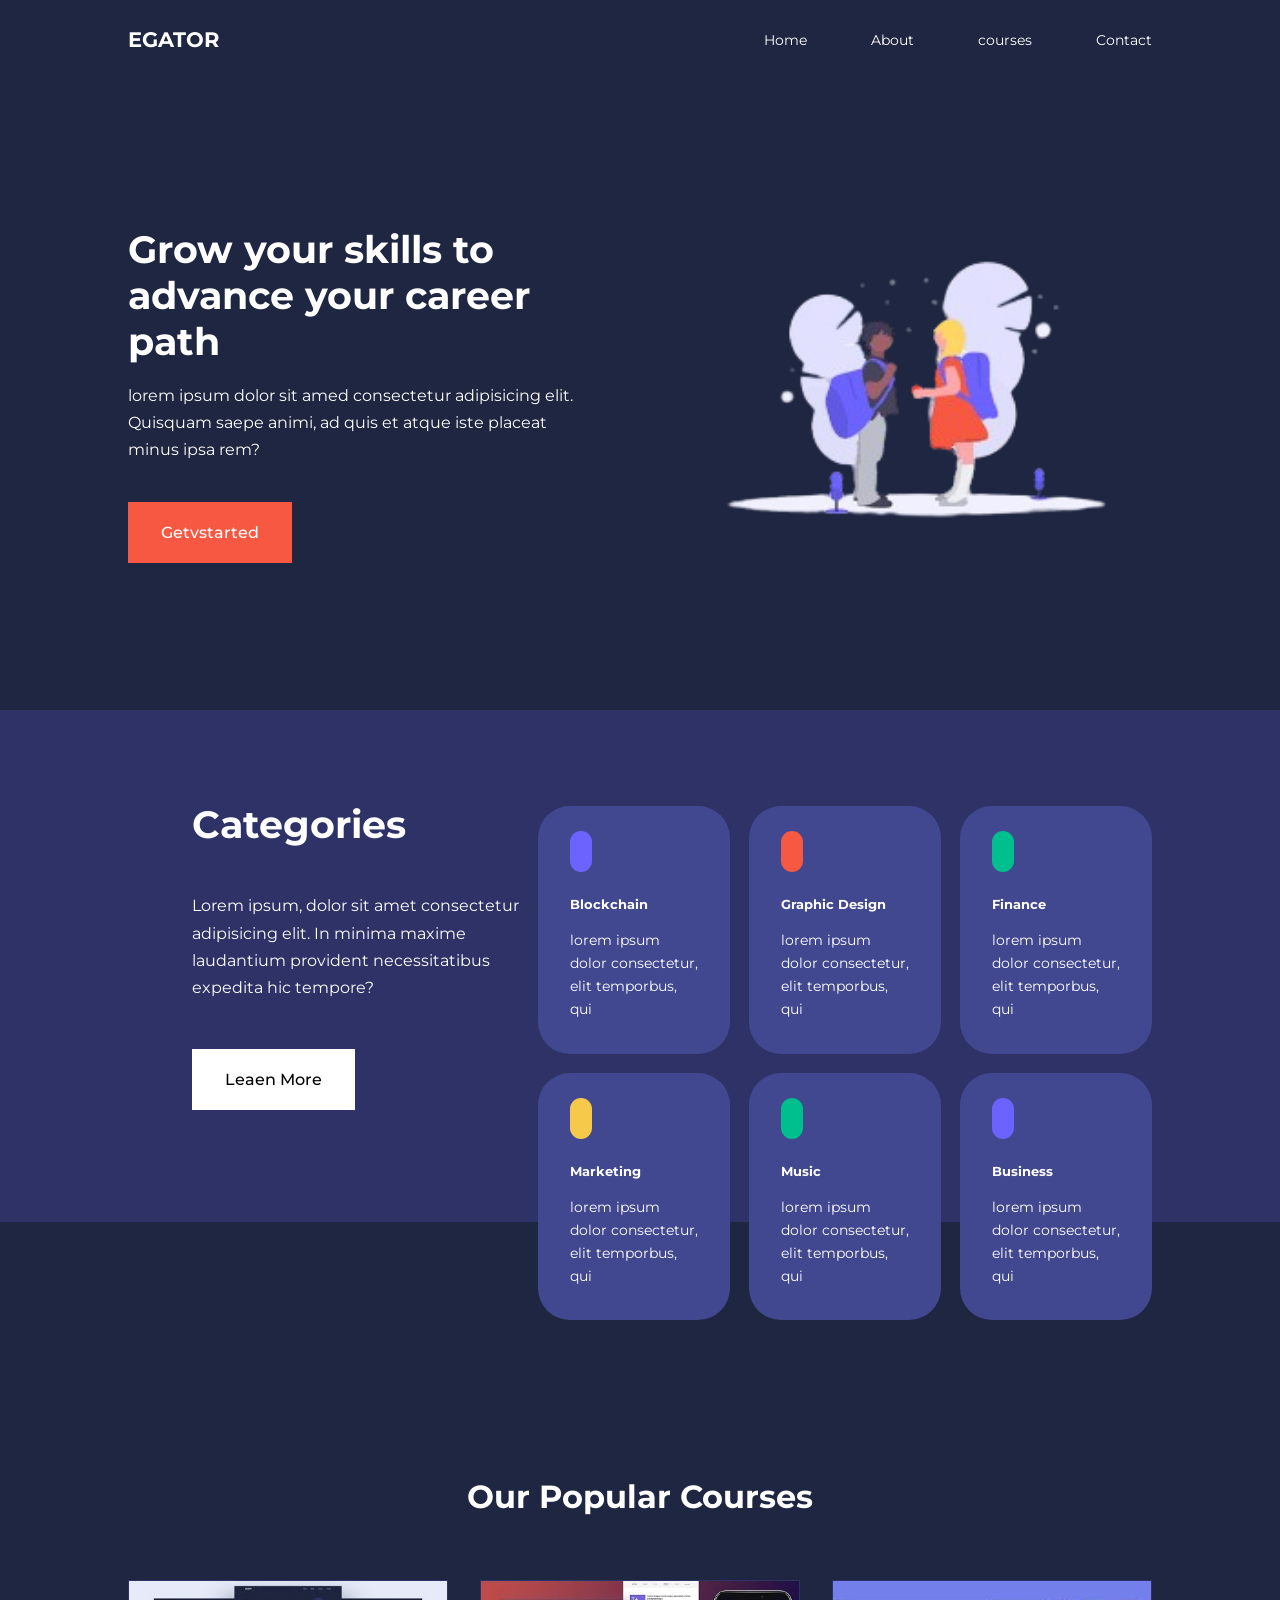
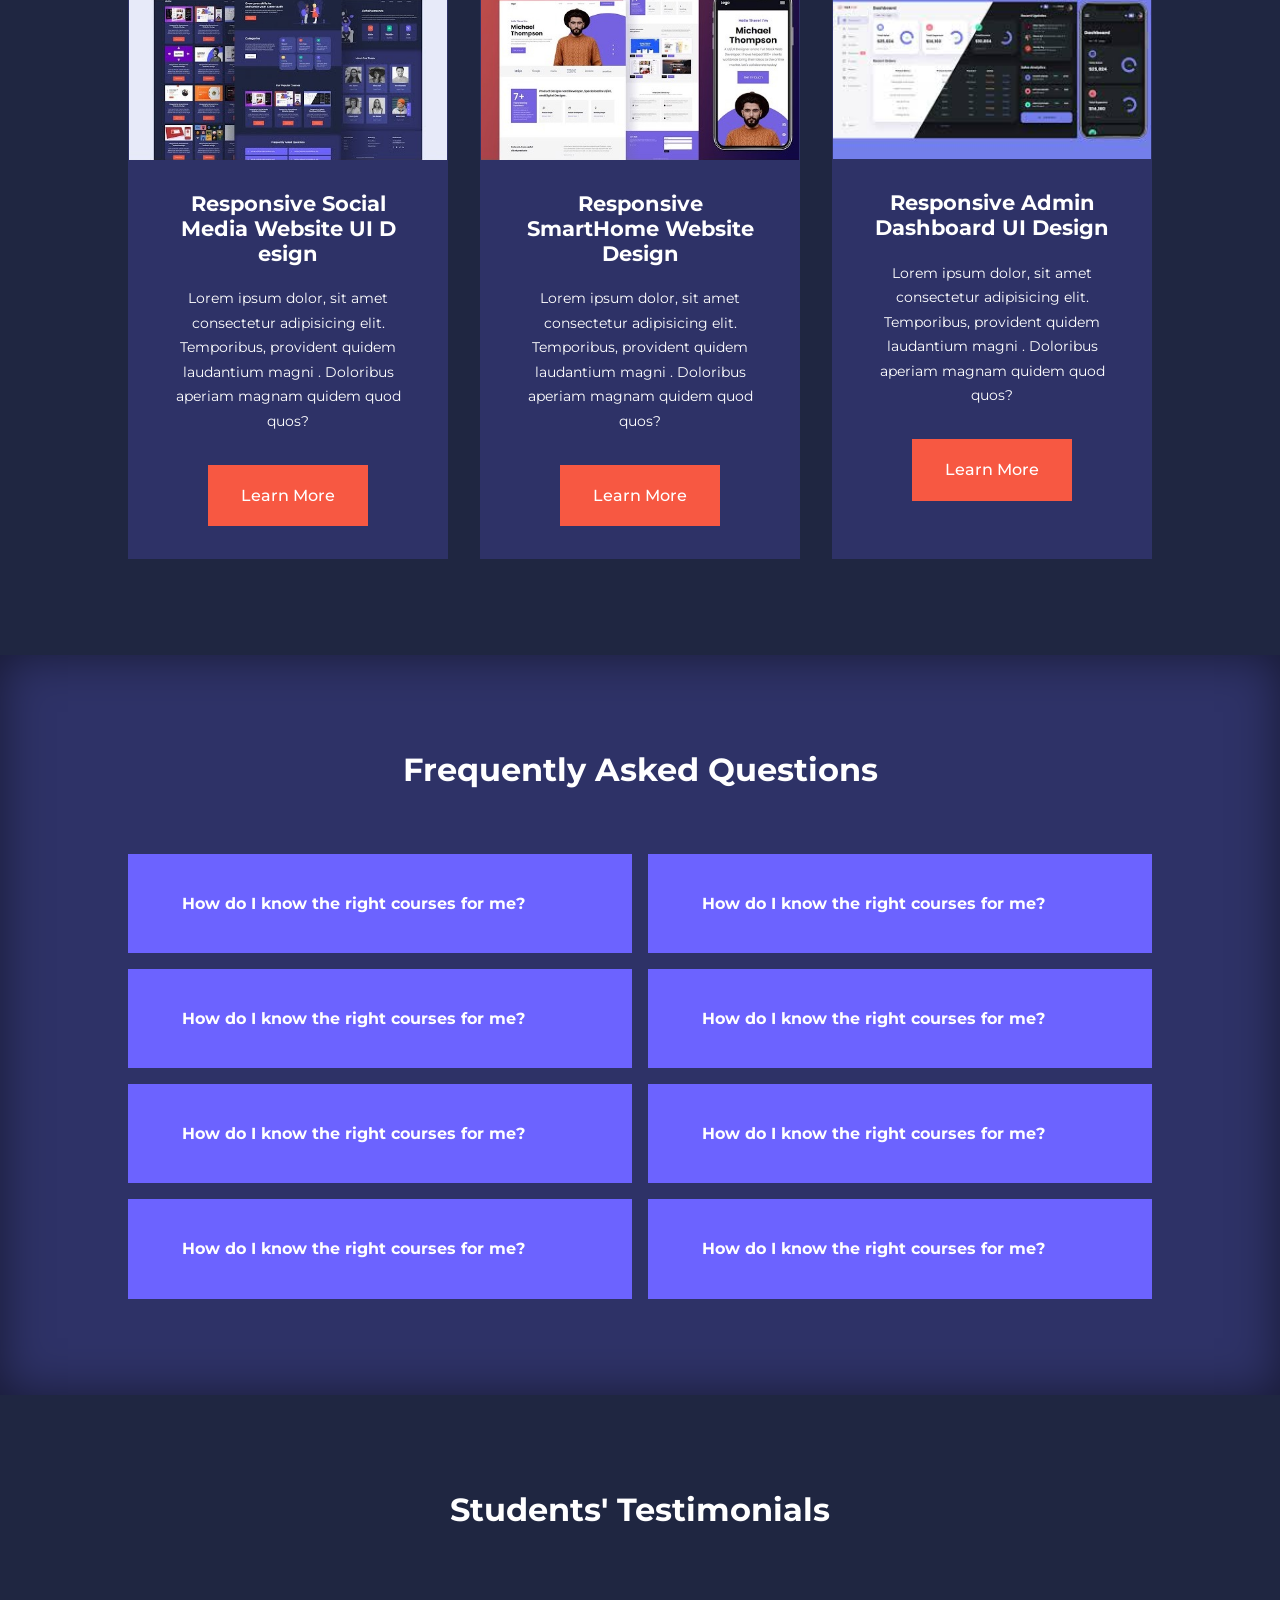
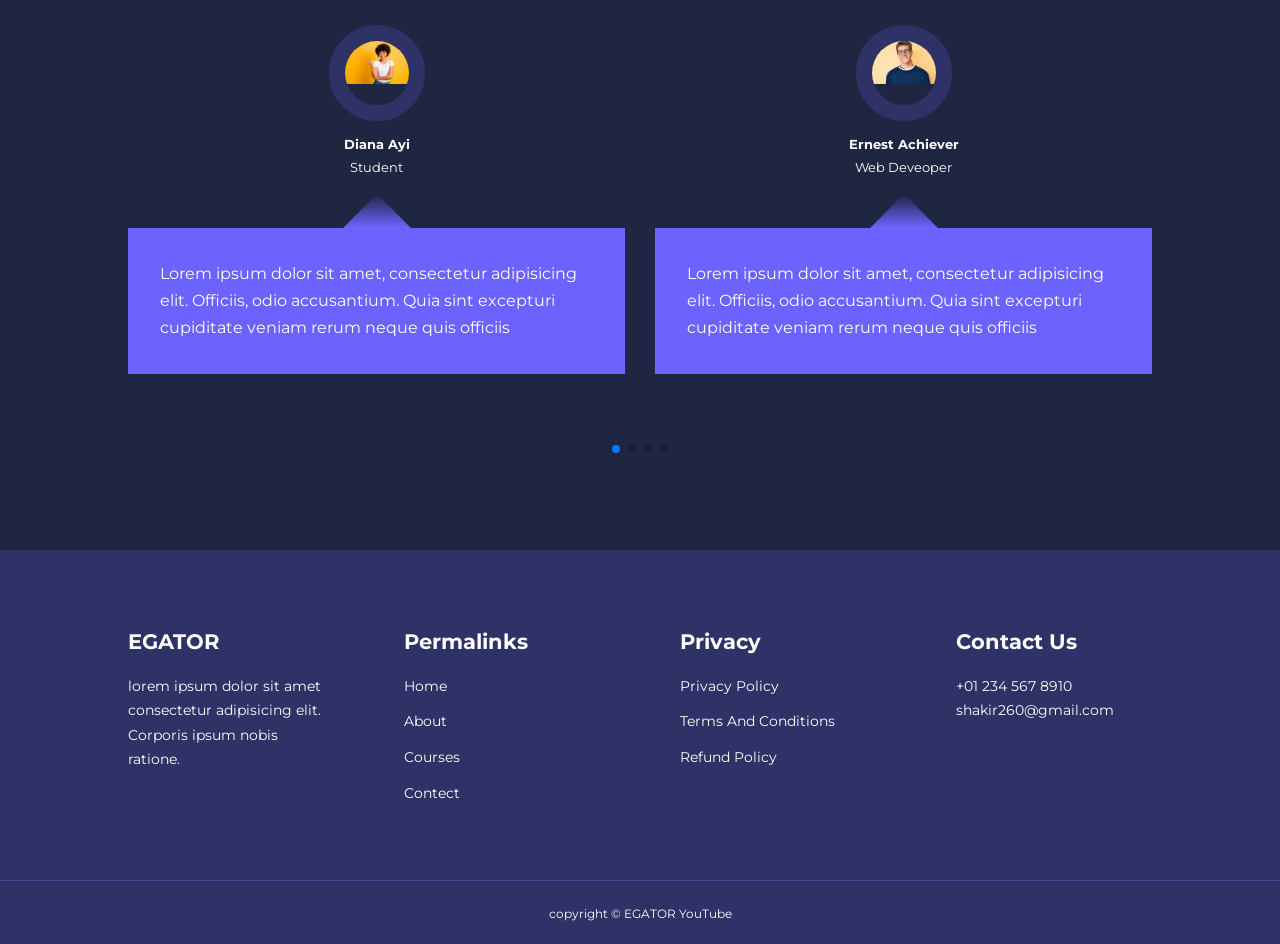
<file: index.html>
<!DOCTYPE html>
<html lang="en">
<head>
    <meta charset="UTF-8">
    <meta http-equiv="X-UA-Compatible" content="IE=edge">
    <meta name="viewport" content="width=device-width,initial-scale=1.0">
    <title></title>
    <!-- ICONSCOUT CDN-->
    <link rel="stylesheet" href="https://unicons.iconscout.com/release/v4.0.8/css/line.css">
    

    <!--GOOGLE FONTS (MONTSERRAT)-->
    <link rel="preconnect" href="https://fonts.googleapis.com">
<link rel="preconnect" href="https://fonts.gstatic.com" crossorigin>
<link href="https://fonts.googleapis.com/css2?family=Montserrat:ital,wght@0,100..900;1,100..900&family=Open+Sans:ital,wght@0,300
..800;1,300..800&display=swap" rel="stylesheet">

<!--SWIPER Js-->
<link
  rel="stylesheet"
  href="https://cdn.jsdelivr.net/npm/swiper@11/swiper-bundle.min.css"
/>

<link rel="stylesheet" href="./css/style.css">
</head>
<body>
    <!--Start navbar-->
    <nav>
        <div class="container nav_container">
            <a href="index.html"><h4>EGATOR</h4></a>
            <ul class="nav_menu">
                <li><a href="index.html">Home</a></li>
                <li><a href="about.html">About</a></li>
                <li><a href="courses.html">courses</a></li>
                <li><a href="contact.html">Contact</a></li>
            </ul>
            <button id="open-menu-btn"><i class="uil uil-bars"></i></button>
            <button id="close-menu-btn"><i class="uil uil-multiply"></i></button>
        </div>
    </nav>
    <!--End navbar-->

    <!--Start header-->
    <header>
        <div class="container header_container">
            <div class="header_left">
                <h1>Grow your skills to advance your career path</h1>
                <p>
                    lorem ipsum dolor sit amed consectetur adipisicing
                    elit. Quisquam saepe animi, ad quis et atque iste 
                    placeat minus ipsa rem? 
                </p>
                <a href="courses.html" class="btn btn-primary">Getvstarted</a>
            </div>
            <div class="header_right">
                <div class="header_right-image">
                    <img src="./images/header (2).png">
                </div>
            </div>
        </div>
    </header>
    <!--End header-->

    <!--Start categories-->
    <section class="categories">
        <div class="container categories_container">
            <div class="categories_left">
                <h1>Categories</h1>
                <p> Lorem ipsum, dolor sit amet consectetur adipisicing elit. 
                    In minima maxime laudantium provident necessitatibus expedita
                     hic tempore?
                    </p>
                    <a href="#" class="btn">Leaen More</a>
            </div>

            <div class="categories_right">
                <article class="category">
                    <span class="category_icon"><i class="uil uil-bitcoin-circle"></i></span>
                    <h5>Blockchain</h5>
                    <p>lorem ipsum dolor consectetur, elit temporbus, qui</p>
                </article>

                <article class="category">
                    <span class="category_icon"><i class="uil uil-palette"></i></span>
                    <h5>Graphic Design</h5>
                    <p>lorem ipsum dolor consectetur, elit temporbus, qui</p>
                </article>

                <article class="category">
                    <span class="category_icon"><i class="uil uil-usd-circle"></i></span>
                    <h5>Finance</h5>
                    <p>lorem ipsum dolor consectetur, elit temporbus, qui</p>
                </article>

                <article class="category">
                    <span class="category_icon"><i class="uil uil-megaphone"></i></span>
                    <h5>Marketing</h5>
                    <p>lorem ipsum dolor consectetur, elit temporbus, qui</p>
                </article>

                <article class="category">
                    <span class="category_icon"><i class="uil uil-music"></i></span>
                    <h5>Music</h5>
                    <p>lorem ipsum dolor consectetur, elit temporbus, qui</p>
                </article>

                <article class="category">
                    <span class="category_icon"><i class="uil uil-puzzle-piece"></i></span>
                    <h5>Business</h5>
                    <p>lorem ipsum dolor consectetur, elit temporbus, qui</p>
                </article>
            </div>
        </div>
    </section>
    <!--End categories -->


    <!--Start courses -->
    <section class="courses">
        <h2>Our Popular Courses</h2>
        <div class="container courses_container">
            <article class="course">
                <div class="course_image">
                    <img src="./images/course2.jpg">
                </div>
                <div class="course_info">
                    <h4>Responsive Social Media Website UI D esign</h4>
                    <p>
                        Lorem ipsum dolor, sit amet consectetur adipisicing elit. Temporibus, provident quidem laudantium magni
                        . Doloribus aperiam magnam quidem quod quos?
                    </p>
                    <a href="course.html" class="btn btn-primary">Learn More</a>
                </div>
            </article>

            <article class="course">
                <div class="course_image">
                    <img src="./images/course1.jpg">
                </div>
                <div class="course_info">
                    <h4>Responsive SmartHome Website Design</h4>
                    <p>
                        Lorem ipsum dolor, sit amet consectetur adipisicing elit. Temporibus, provident quidem laudantium magni
                        . Doloribus aperiam magnam quidem quod quos?
                    </p>
                    <a href="course.html" class="btn btn-primary">Learn More</a>
                </div>
            </article>

            <article class="course">
                <div class="course_image">
                    <img src="./images/course4.jfif">
                </div>
                <div class="course_info">
                    <h4>Responsive Admin Dashboard UI Design</h4>
                    <p>
                        Lorem ipsum dolor, sit amet consectetur adipisicing elit. Temporibus, provident quidem laudantium magni
                        . Doloribus aperiam magnam quidem quod quos?
                    </p>
                    <a href="course.html" class="btn btn-primary">Learn More</a>
                </div>
            </article>
        </div>
    </section>

    <!--End courses-->


    <!--Start faqs-->
    <section class="faqs">
        <h2>Frequently Asked Questions</h2>
        <div class="container faqs_container">
            <article class="faq">
                <div class="faq_icon"><i class="uil uil-plus"></i></div>
                <div class="question_answer">
                    <h4>How do I know the right courses for me?</h4>
                    <p>
                        Lorem ipsum,doloramet consectetur adipisicing elit. In maiores doloribus magni,
                         repudiandae obcaecati maxime nemo atqueeos blanditiis voluptas, eligendi
                         cupiditate 
                    </p>
                </div>
            </article>

            <article class="faq">
                <div class="faq_icon"><i class="uil uil-plus"></i></div>
                <div class="question_answer">
                    <h4>How do I know the right courses for me?</h4>
                    <p>
                        Lorem ipsum,doloramet consectetur adipisicing elit. In maiores doloribus magni,
                         repudiandae obcaecati maxime nemo atqueeos blanditiis voluptas, eligendi
                         cupiditate 
                    </p>
                </div>
            </article>

            <article class="faq">
                <div class="faq_icon"><i class="uil uil-plus"></i></div>
                <div class="question_answer">
                    <h4>How do I know the right courses for me?</h4>
                    <p>
                        Lorem ipsum,doloramet consectetur adipisicing elit. In maiores doloribus magni,
                         repudiandae obcaecati maxime nemo atqueeos blanditiis voluptas, eligendi
                         cupiditate 
                    </p>
                </div>
            </article>

            <article class="faq">
                <div class="faq_icon"><i class="uil uil-plus"></i></div>
                <div class="question_answer">
                    <h4>How do I know the right courses for me?</h4>
                    <p>
                        Lorem ipsum,doloramet consectetur adipisicing elit. In maiores doloribus magni,
                         repudiandae obcaecati maxime nemo atqueeos blanditiis voluptas, eligendi
                         cupiditate 
                    </p>
                </div>
            </article>

            <article class="faq">
                <div class="faq_icon"><i class="uil uil-plus"></i></div>
                <div class="question_answer">
                    <h4>How do I know the right courses for me?</h4>
                    <p>
                        Lorem ipsum,doloramet consectetur adipisicing elit. In maiores doloribus magni,
                         repudiandae obcaecati maxime nemo atqueeos blanditiis voluptas, eligendi
                         cupiditate 
                    </p>
                </div>
            </article>

            <article class="faq">
                <div class="faq_icon"><i class="uil uil-plus"></i></div>
                <div class="question_answer">
                    <h4>How do I know the right courses for me?</h4>
                    <p>
                        Lorem ipsum,doloramet consectetur adipisicing elit. In maiores doloribus magni,
                         repudiandae obcaecati maxime nemo atqueeos blanditiis voluptas, eligendi
                         cupiditate 
                    </p>
                </div>
            </article>

            <article class="faq">
                <div class="faq_icon"><i class="uil uil-plus"></i></div>
                <div class="question_answer">
                    <h4>How do I know the right courses for me?</h4>
                    <p>
                        Lorem ipsum,doloramet consectetur adipisicing elit. In maiores doloribus magni,
                         repudiandae obcaecati maxime nemo atqueeos blanditiis voluptas, eligendi
                         cupiditate 
                    </p>
                </div>
            </article>

            <article class="faq">
                <div class="faq_icon"><i class="uil uil-plus"></i></div>
                <div class="question_answer">
                    <h4>How do I know the right courses for me?</h4>
                    <p>
                        Lorem ipsum,doloramet consectetur adipisicing elit. In maiores doloribus magni,
                         repudiandae obcaecati maxime nemo atqueeos blanditiis voluptas, eligendi
                         cupiditate 
                    </p>
                </div>
            </article>
        </div>
    </section>

    <!--End faqs-->


    <!--Start testmonials-->
    <section class="container testmonials_container mySwiper">
        <h2>Students' Testimonials</h2>
        <div class="swiper-wrapper">
            <article class="testmonial swiper-slide">
                <div class="avatar">
                    <img src="./images/avatar1.jpg">
                </div>
                <div class="testmonials_info">
                    <h5>Diana Ayi</h5>
                    <small>Student</small>
                </div>
                <div class="testmonial_body">
                    <p>
                        Lorem ipsum dolor sit amet, consectetur adipisicing elit. 
                        Officiis, odio accusantium. Quia sint excepturi cupiditate veniam rerum neque quis officiis
                    </p>
                </div>
            </article>

            <article class="testmonial swiper-slide">
                <div class="avatar">
                    <img src="./images/avatar2.jfif">
                </div>
                <div class="testmonials_info">
                    <h5>Ernest Achiever</h5>
                    <small>Web Deveoper</small>
                </div>
                <div class="testmonial_body">
                    <p>
                        Lorem ipsum dolor sit amet, consectetur adipisicing elit. 
                        Officiis, odio accusantium. Quia sint excepturi cupiditate veniam rerum neque quis officiis
                    </p>
                </div>
            </article>

            <article class="testmonial swiper-slide">
                <div class="avatar">
                    <img src="./images/avatar3.jpg">
                </div>
                <div class="testmonials_info">
                    <h5>Edem Quist</h5>
                    <small>Student</small>
                </div>
                <div class="testmonial_body">
                    <p>
                        Lorem ipsum dolor sit amet, consectetur adipisicing elit. 
                        Officiis, odio accusantium. Quia sint excepturi cupiditate veniam rerum neque quis officiis
                    </p>
                </div>
            </article>

            <article class="testmonial swiper-slide">
                <div class="avatar">
                    <img src="./images/avatar4.jpg">
                </div>
                <div class="testmonials_info">
                    <h5>Hajia Bintu</h5>
                    <small>Student</small>
                </div>
                <div class="testmonial_body">
                    <p>
                        Lorem ipsum dolor sit amet, consectetur adipisicing elit. 
                        Officiis, odio accusantium. Quia sint excepturi cupiditate veniam rerum neque quis officiis
                    </p>
                </div>
            </article>

            <article class="testmonial swiper-slide">
                <div class="avatar">
                    <img src="./images/avatar5.jpg">
                </div>
                <div class="testmonials_info">
                    <h5>Jane Doe</h5>
                    <small>Student</small>
                </div>
                <div class="testmonial_body">
                    <p>
                        Lorem ipsum dolor sit amet, consectetur adipisicing elit. 
                        Officiis, odio accusantium. Quia sint excepturi cupiditate veniam rerum neque quis officiis
                    </p>
                </div>
            </article>
        </div>
        <div class="swiper-pagination"></div>
    </section>
    <!--End testmonials-->

    <!--Start Footer-->
    <footer class="footer">
        <div class="container footer_container">
            <div class="footer_1">
                <a href="index.html" class="footer_logo"><h4>EGATOR</h4></a>
                <p>
                    lorem ipsum dolor sit amet consectetur adipisicing elit. Corporis ipsum nobis ratione.
                </p>
            </div>
            <div class="footer_2">
                <h4>Permalinks</h4>
                <ul class="permalinks">
                    <li><a href="index.html">Home</a></li>
                    <li><a href="about.html">About</a></li>
                    <li><a href="courses.html">Courses</a></li>
                    <li><a href="contact.html">Contect</a></li>
                </ul>
            </div>
            <div class="footer_3">
                <h4>Privacy</h4>
                <ul class="privacy">
                    <li><a href="#">Privacy Policy</a></li>
                    <li><a href="#">Terms And Conditions</a></li>
                    <li><a href="#">Refund Policy</a></li>
                </ul>
            </div>
            <div class="footer_4">
                <h4>Contact Us</h4>
                <div>
                    <p>+01 234 567 8910</p>
                    <p>shakir260@gmail.com </p>
                </div>
                <ul class="footer_socials">
                    <li>
                        <a href="#"><i class="uil uil-facebook-f"></i></a>
                    </li>
                    <li>
                        <a href="#"><i class="uil uil-instagram-alt"></i></a>
                    </li>
                    <li>
                        <a href="#"><i class="uil uil-twitter"></i></a>
                    </li>
                    <li>
                        <a href="#"><i class="uil uil-linkedin-alt"></i></a>
                    </li>
                </ul>
            </div>
        </div>
        <div class="footer_copyright">
            <small>copyright &copy; EGATOR YouTube</small>
        </div>
    </footer>
    <!--End footer-->
    

    <script src="https://cdn.jsdelivr.net/npm/swiper@11/swiper-bundle.min.js"></script>
    <script src="./main.js"></script>

    <script>
        var swiper = new Swiper(".mySwiper", {
          slidesPerView: 1,
          spaceBetween: 30,
          pagination: {
            el: ".swiper-pagination",
            clickable: true,
          },
          // when window width is >= 600px
          breakpoints: {
            600: {
                slidesPerView:2
            }
          }
        });
      </script>
</body> 
</html>
</file>
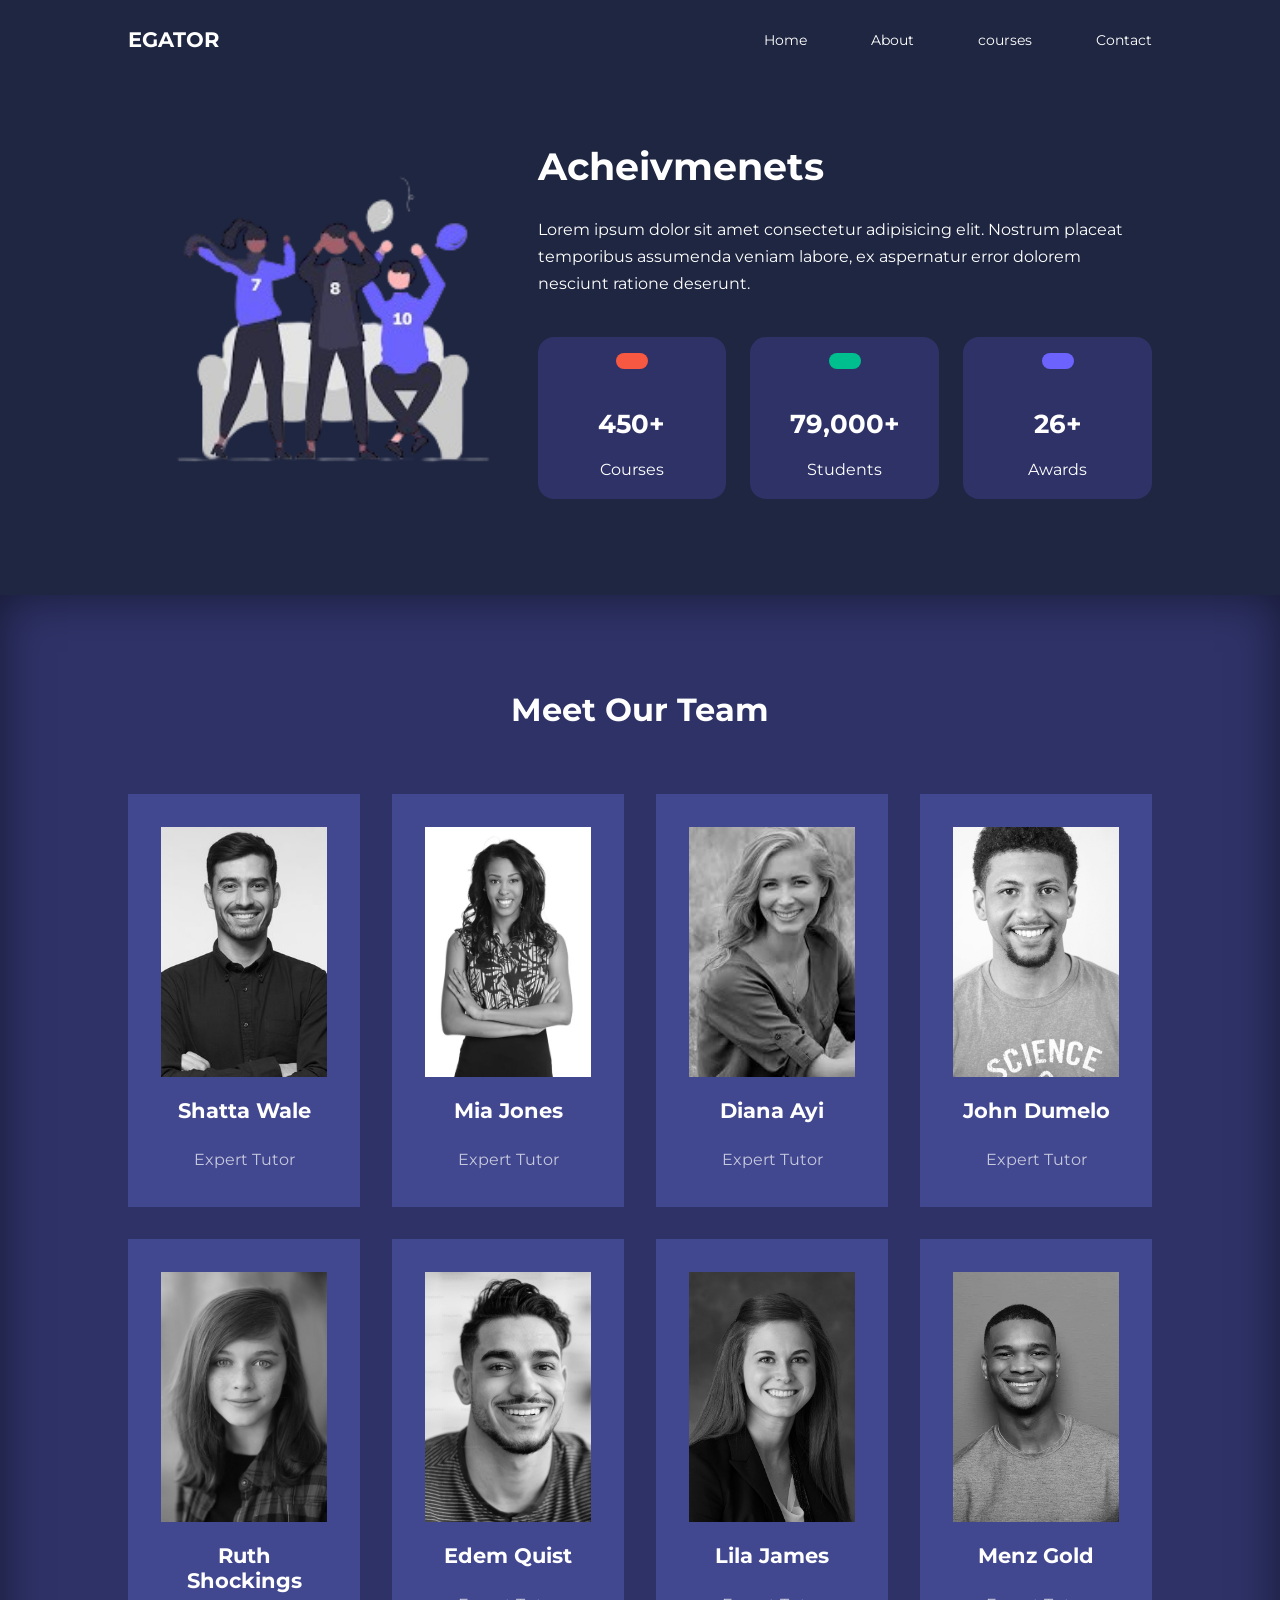
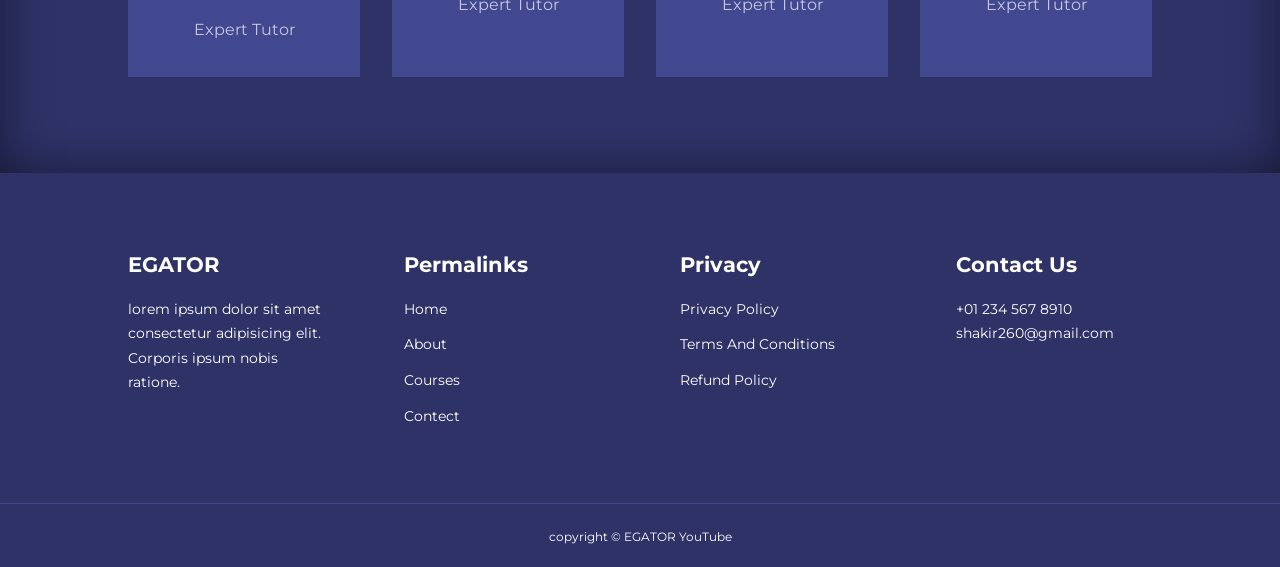
<file: about.html>
<!DOCTYPE html>
<html lang="en">
<head>
    <meta charset="UTF-8">
    <meta http-equiv="X-UA-Compatible" content="IE=edge">
    <meta name="viewport" content="width=device-width,initial-scale=1.0">
    <title></title>
    <!-- ICONSCOUT CDN-->
    <link rel="stylesheet" href="https://unicons.iconscout.com/release/v4.0.8/css/line.css">
    

    <!--GOOGLE FONTS (MONTSERRAT)-->
    <link rel="preconnect" href="https://fonts.googleapis.com">
<link rel="preconnect" href="https://fonts.gstatic.com" crossorigin>
<link href="https://fonts.googleapis.com/css2?family=Montserrat:ital,wght@0,100..900;1,100..900&family=Open+Sans:ital,wght@0,300
..800;1,300..800&display=swap" rel="stylesheet">



<link rel="stylesheet" href="./css/style.css">
<link rel="stylesheet" href="./css/about.css">

</head>
<body>
    <!--Start navbar-->
    <nav>
        <div class="container nav_container">
            <a href="index.html"><h4>EGATOR</h4></a>
            <ul class="nav_menu">
                <li><a href="index.html">Home</a></li>
                <li><a href="about.html">About</a></li>
                <li><a href="courses.html">courses</a></li>
                <li><a href="contact.html">Contact</a></li>
            </ul>
            <button id="open-menu-btn"><i class="uil uil-bars"></i></button>
            <button id="close-menu-btn"><i class="uil uil-multiply"></i></button>
        </div>
    </nav>
    <!--End navbar-->


    <!--Start achievements-->
    <section class="about_achievements">
        <div class="container about_achievements-container">
            <div class="about_achievements-left">
                <img src="./images/about.png" alt="">
            </div>
            <div class="about_achievements-right">
                <h1>Acheivmenets</h1>
                <p>
                    Lorem ipsum dolor sit amet consectetur
                    adipisicing elit. Nostrum placeat temporibus
                    assumenda veniam labore, ex aspernatur error
                    dolorem nesciunt ratione deserunt.
                </p>
                <div class="achievements_cards">
                    <article class="achievement_card">
                        <span class="achievement_icon">
                            <i class="uil uil-video"></i>
                        </span>
                        <h3>450+</h3>
                        <p>Courses</p>
                    </article>

                    <article class="achievement_card">
                        <span class="achievement_icon">
                            <i class="uil uil-users-alt"></i>
                        </span>
                        <h3>79,000+</h3>
                        <p>Students</p>
                    </article>

                    <article class="achievement_card">
                        <span class="achievement_icon">
                            <i class="uil uil-trophy"></i>
                        </span>
                        <h3>26+</h3>
                        <p>Awards</p>
                    </article>
                </div>
            </div>
        </div>
    </section>
    <!--End achievements-->


    <!--Start Team-->

    <section class="team">
        <h2>Meet Our Team</h2>
        <div class="container team_container">
            <article class="team_member">
                <div class="team_member-image">
                    <img src="./images/about1.jpg" alt="">
                </div>
                <div class="team_member-info">
                    <h4>Shatta Wale</h4>
                    <p>Expert Tutor</p>
                </div>
                <div class="team_member-socials">
                    <a href="https://instagram.com" target="_blank"><i class="uil uil-instagram"></i></a>
                    <a href="https://twitter.com" target="_blank"><i class="uil uil-twitter-alt"></i></a>
                    <a href="https://linkedin.com" target="_blank"><i class="uil uil-linkedin-alt"></i></a>
                </div>
            </article>

            <article class="team_member">
                <div class="team_member-image">
                    <img src="./images/about2.jpg" alt="">
                </div>
                <div class="team_member-info">
                    <h4>Mia Jones</h4>
                    <p>Expert Tutor</p>
                </div>
                <div class="team_member-socials">
                    <a href="https://instagram.com" target="_blank"><i class="uil uil-instagram"></i></a>
                    <a href="https://twitter.com" target="_blank"><i class="uil uil-twitter-alt"></i></a>
                    <a href="https://linkedin.com" target="_blank"><i class="uil uil-linkedin-alt"></i></a>
                </div>
            </article>

            <article class="team_member">
                <div class="team_member-image">
                    <img src="./images/about3.jfif" alt="">
                </div>
                <div class="team_member-info">
                    <h4>Diana Ayi</h4>
                    <p>Expert Tutor</p>
                </div>
                <div class="team_member-socials">
                    <a href="https://instagram.com" target="_blank"><i class="uil uil-instagram"></i></a>
                    <a href="https://twitter.com" target="_blank"><i class="uil uil-twitter-alt"></i></a>
                    <a href="https://linkedin.com" target="_blank"><i class="uil uil-linkedin-alt"></i></a>
                </div>
            </article>

            <article class="team_member">
                <div class="team_member-image">
                    <img src="./images/about4.jpg" alt="">
                </div>
                <div class="team_member-info">
                    <h4>John Dumelo</h4>
                    <p>Expert Tutor</p>
                </div>
                <div class="team_member-socials">
                    <a href="https://instagram.com" target="_blank"><i class="uil uil-instagram"></i></a>
                    <a href="https://twitter.com" target="_blank"><i class="uil uil-twitter-alt"></i></a>
                    <a href="https://linkedin.com" target="_blank"><i class="uil uil-linkedin-alt"></i></a>
                </div>
            </article>

            <article class="team_member">
                <div class="team_member-image">
                    <img src="./images/about5.jpg" alt="">
                </div>
                <div class="team_member-info">
                    <h4>Ruth Shockings</h4>
                    <p>Expert Tutor</p>
                </div>
                <div class="team_member-socials">
                    <a href="https://instagram.com" target="_blank"><i class="uil uil-instagram"></i></a>
                    <a href="https://twitter.com" target="_blank"><i class="uil uil-twitter-alt"></i></a>
                    <a href="https://linkedin.com" target="_blank"><i class="uil uil-linkedin-alt"></i></a>
                </div>
            </article>

            <article class="team_member">
                <div class="team_member-image">
                    <img src="./images/about6.jfif" alt="">
                </div>
                <div class="team_member-info">
                    <h4>Edem Quist</h4>
                    <p>Expert Tutor</p>
                </div>
                <div class="team_member-socials">
                    <a href="https://instagram.com" target="_blank"><i class="uil uil-instagram"></i></a>
                    <a href="https://twitter.com" target="_blank"><i class="uil uil-twitter-alt"></i></a>
                    <a href="https://linkedin.com" target="_blank"><i class="uil uil-linkedin-alt"></i></a>
                </div>
            </article>

            <article class="team_member">
                <div class="team_member-image">
                    <img src="./images/about7.jpg" alt="">
                </div>
                <div class="team_member-info">
                    <h4>Lila James</h4>
                    <p>Expert Tutor</p>
                </div>
                <div class="team_member-socials">
                    <a href="https://instagram.com" target="_blank"><i class="uil uil-instagram"></i></a>
                    <a href="https://twitter.com" target="_blank"><i class="uil uil-twitter-alt"></i></a>
                    <a href="https://linkedin.com" target="_blank"><i class="uil uil-linkedin-alt"></i></a>
                </div>
            </article>

            <article class="team_member">
                <div class="team_member-image">
                    <img src="./images/about8.jpg" alt="">
                </div>
                <div class="team_member-info">
                    <h4>Menz Gold</h4>
                    <p>Expert Tutor</p>
                </div>
                <div class="team_member-socials">
                    <a href="https://instagram.com" target="_blank"><i class="uil uil-instagram"></i></a>
                    <a href="https://twitter.com" target="_blank"><i class="uil uil-twitter-alt"></i></a>
                    <a href="https://linkedin.com" target="_blank"><i class="uil uil-linkedin-alt"></i></a>
                </div>
            </article>

        </div>
    </section>
    <!--End Team-->



   <!--Start Footer-->
   <footer class="footer">
    <div class="container footer_container">
        <div class="footer_1">
            <a href="index.html" class="footer_logo"><h4>EGATOR</h4></a>
            <p>
                lorem ipsum dolor sit amet consectetur adipisicing elit. Corporis ipsum nobis ratione.
            </p>
        </div>
        <div class="footer_2">
            <h4>Permalinks</h4>
            <ul class="permalinks">
                <li><a href="index.html">Home</a></li>
                <li><a href="about.html">About</a></li>
                <li><a href="courses.html">Courses</a></li>
                <li><a href="contact.html">Contect</a></li>
            </ul>
        </div>
        <div class="footer_3">
            <h4>Privacy</h4>
            <ul class="privacy">
                <li><a href="#">Privacy Policy</a></li>
                <li><a href="#">Terms And Conditions</a></li>
                <li><a href="#">Refund Policy</a></li>
            </ul>
        </div>
        <div class="footer_4">
            <h4>Contact Us</h4>
            <div>
                <p>+01 234 567 8910</p>
                <p>shakir260@gmail.com </p>
            </div>
            <ul class="footer_socials">
                <li>
                    <a href="#"><i class="uil uil-facebook-f"></i></a>
                </li>
                <li>
                    <a href="#"><i class="uil uil-instagram-alt"></i></a>
                </li>
                <li>
                    <a href="#"><i class="uil uil-twitter"></i></a>
                </li>
                <li>
                    <a href="#"><i class="uil uil-linkedin-alt"></i></a>
                </li>
            </ul>
        </div>
    </div>
    <div class="footer_copyright">
        <small>copyright &copy; EGATOR YouTube</small>
    </div>
</footer>
<!--End footer-->


<script src="./main.js"></script>

</body> 
</html>
</file>
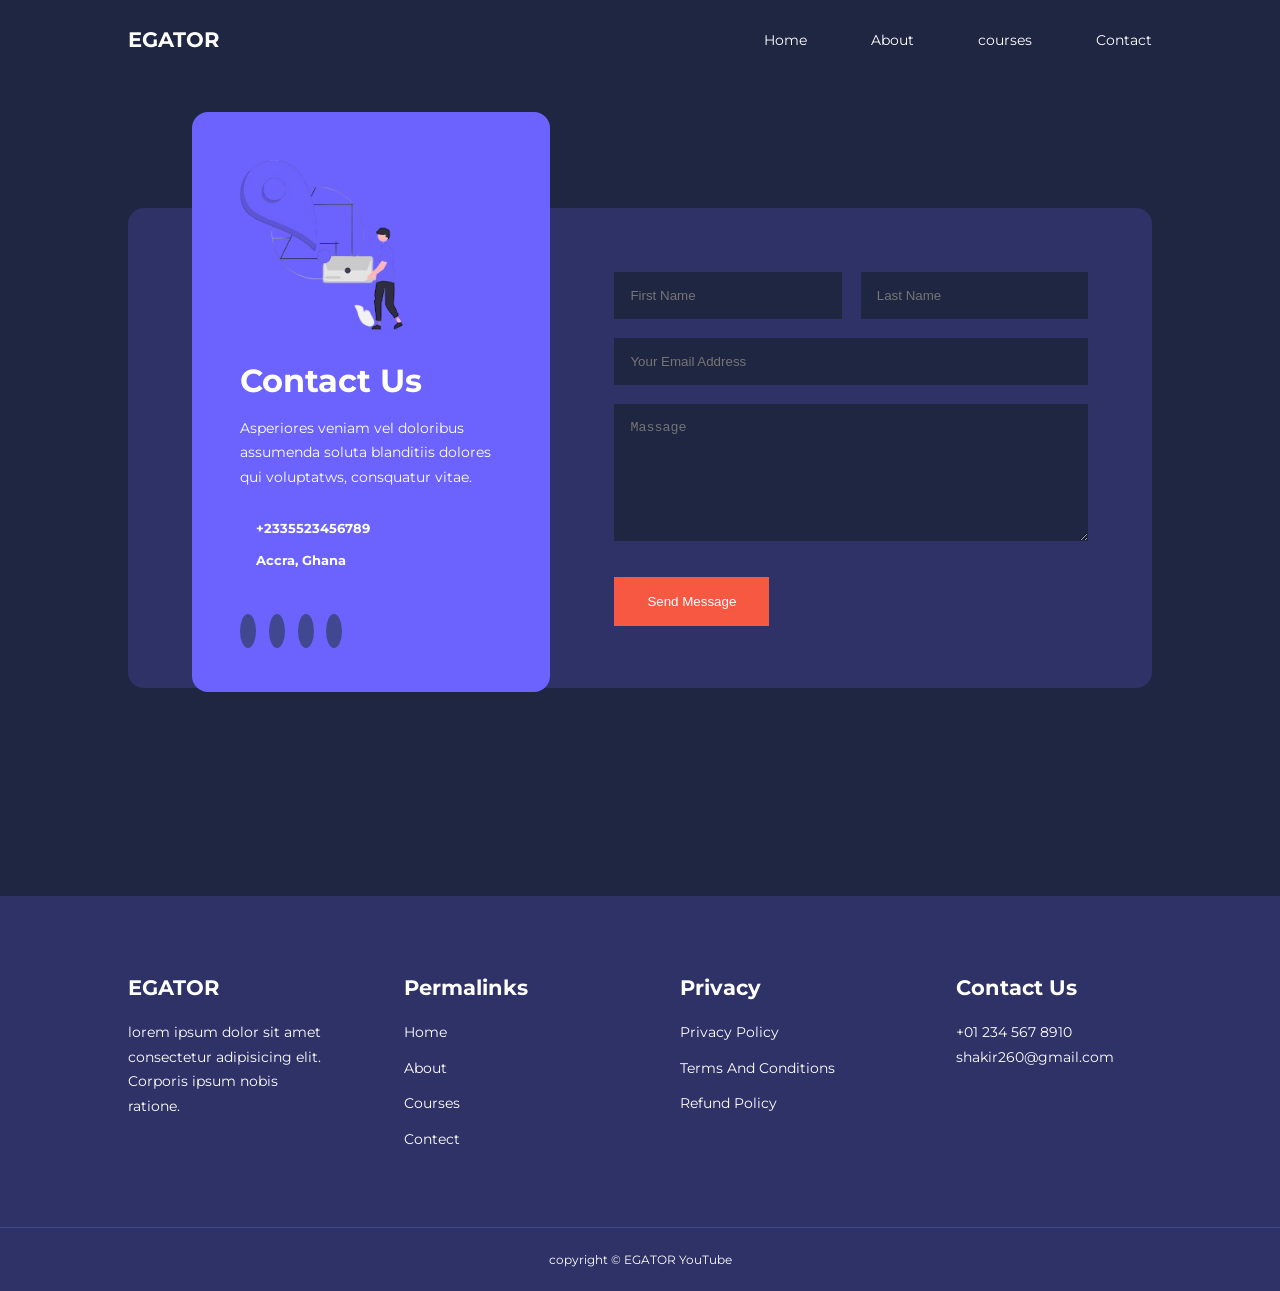
<file: contact.html>
<!DOCTYPE html>
<html lang="en">
<head>
    <meta charset="UTF-8">
    <meta http-equiv="X-UA-Compatible" content="IE=edge">
    <meta name="viewport" content="width=device-width,initial-scale=1.0">
    <title></title>
    <!-- ICONSCOUT CDN-->
    <link rel="stylesheet" href="https://unicons.iconscout.com/release/v4.0.8/css/line.css">
    

    <!--GOOGLE FONTS (MONTSERRAT)-->
    <link rel="preconnect" href="https://fonts.googleapis.com">
<link rel="preconnect" href="https://fonts.gstatic.com" crossorigin>
<link href="https://fonts.googleapis.com/css2?family=Montserrat:ital,wght@0,100..900;1,100..900&family=Open+Sans:ital,wght@0,300
..800;1,300..800&display=swap" rel="stylesheet">

<!--SWIPER Js-->
<link
  rel="stylesheet"
  href="https://cdn.jsdelivr.net/npm/swiper@11/swiper-bundle.min.css"
/>

<link rel="stylesheet" href="./css/style.css">
<link rel="stylesheet" href="./css/contact.css">

</head>
<body>
    <!--Start navbar-->
    <nav>
        <div class="container nav_container">
            <a href="index.html"><h4>EGATOR</h4></a>
            <ul class="nav_menu">
                <li><a href="index.html">Home</a></li>
                <li><a href="about.html">About</a></li>
                <li><a href="courses.html">courses</a></li>
                <li><a href="contact.html">Contact</a></li>
            </ul>
            <button id="open-menu-btn"><i class="uil uil-bars"></i></button>
            <button id="close-menu-btn"><i class="uil uil-multiply"></i></button>
        </div>
    </nav>
    <!--End navbar-->

    <!--Start contact-->
    <section class="contact">
        <div class="container contact_container">
            <aside class="contact_aside">
                <div class="aside_image">
                    <img src="./images/contact.png" alt="">
                </div>
                <h2>Contact Us</h2>
                <p>
                    Asperiores veniam vel doloribus assumenda soluta
                    blanditiis dolores qui voluptatws, consquatur vitae.
                </p>
                <ul class="contact_details">
                    <li>
                        <i class="uil uil-phone-times"></i>
                        <h5>+2335523456789</h5>
                    </li>
                    <li>
                        <i class="uil uil-location-point"></i>
                        <h5>Accra, Ghana </h5>
                    </li>
                </ul>
                <ul class="contact_socials">
                    <li><a href="https://facebook.com"><i class="uil uil-facebook-f"></i></a></li>
                    <li><a href="https://instagram.com"><i class="uil uil-instagram"></i></a></li>
                    <li><a href="https://twitter.com"><i class="uil uil-twitter"></i></a></li>
                    <li><a href="https://linkedin.com"><i class="uil uil-linkedin-alt"></i></a></li>
                </ul>
            </aside>



            <form class="contact_form">
                <div class="form_name">
                    <input type="text" name="First Name" placeholder="First Name" required>
                    <input type="text" name="Last Name" placeholder="Last Name" required>
                </div>
                <input type="email" name="Email Address" placeholder="Your Email Address" required>
                <textarea name="Message" rows="7" placeholder="Massage" required></textarea>
                <button type="submit" class="btn btn-primary">Send Message</button>
            </form>
        </div>
    </section>
    <!--End contact-->






    <!--Start Footer-->
    <footer class="footer">
        <div class="container footer_container">
            <div class="footer_1">
                <a href="index.html" class="footer_logo"><h4>EGATOR</h4></a>
                <p>
                    lorem ipsum dolor sit amet consectetur adipisicing elit. Corporis ipsum nobis ratione.
                </p>
            </div>
            <div class="footer_2">
                <h4>Permalinks</h4>
                <ul class="permalinks">
                    <li><a href="index.html">Home</a></li>
                    <li><a href="about.html">About</a></li>
                    <li><a href="courses.html">Courses</a></li>
                    <li><a href="contact.html">Contect</a></li>
                </ul>
            </div>
            <div class="footer_3">
                <h4>Privacy</h4>
                <ul class="privacy">
                    <li><a href="#">Privacy Policy</a></li>
                    <li><a href="#">Terms And Conditions</a></li>
                    <li><a href="#">Refund Policy</a></li>
                </ul>
            </div>
            <div class="footer_4">
                <h4>Contact Us</h4>
                <div>
                    <p>+01 234 567 8910</p>
                    <p>shakir260@gmail.com </p>
                </div>
                <ul class="footer_socials">
                    <li>
                        <a href="#"><i class="uil uil-facebook-f"></i></a>
                    </li>
                    <li>
                        <a href="#"><i class="uil uil-instagram-alt"></i></a>
                    </li>
                    <li>
                        <a href="#"><i class="uil uil-twitter"></i></a>
                    </li>
                    <li>
                        <a href="#"><i class="uil uil-linkedin-alt"></i></a>
                    </li>
                </ul>
            </div>
        </div>
        <div class="footer_copyright">
            <small>copyright &copy; EGATOR YouTube</small>
        </div>
    </footer>
    <!--End footer-->
    

    <script src="https://cdn.jsdelivr.net/npm/swiper@11/swiper-bundle.min.js"></script>
    <script src="./main.js"></script>


</body> 
</html>
</file>
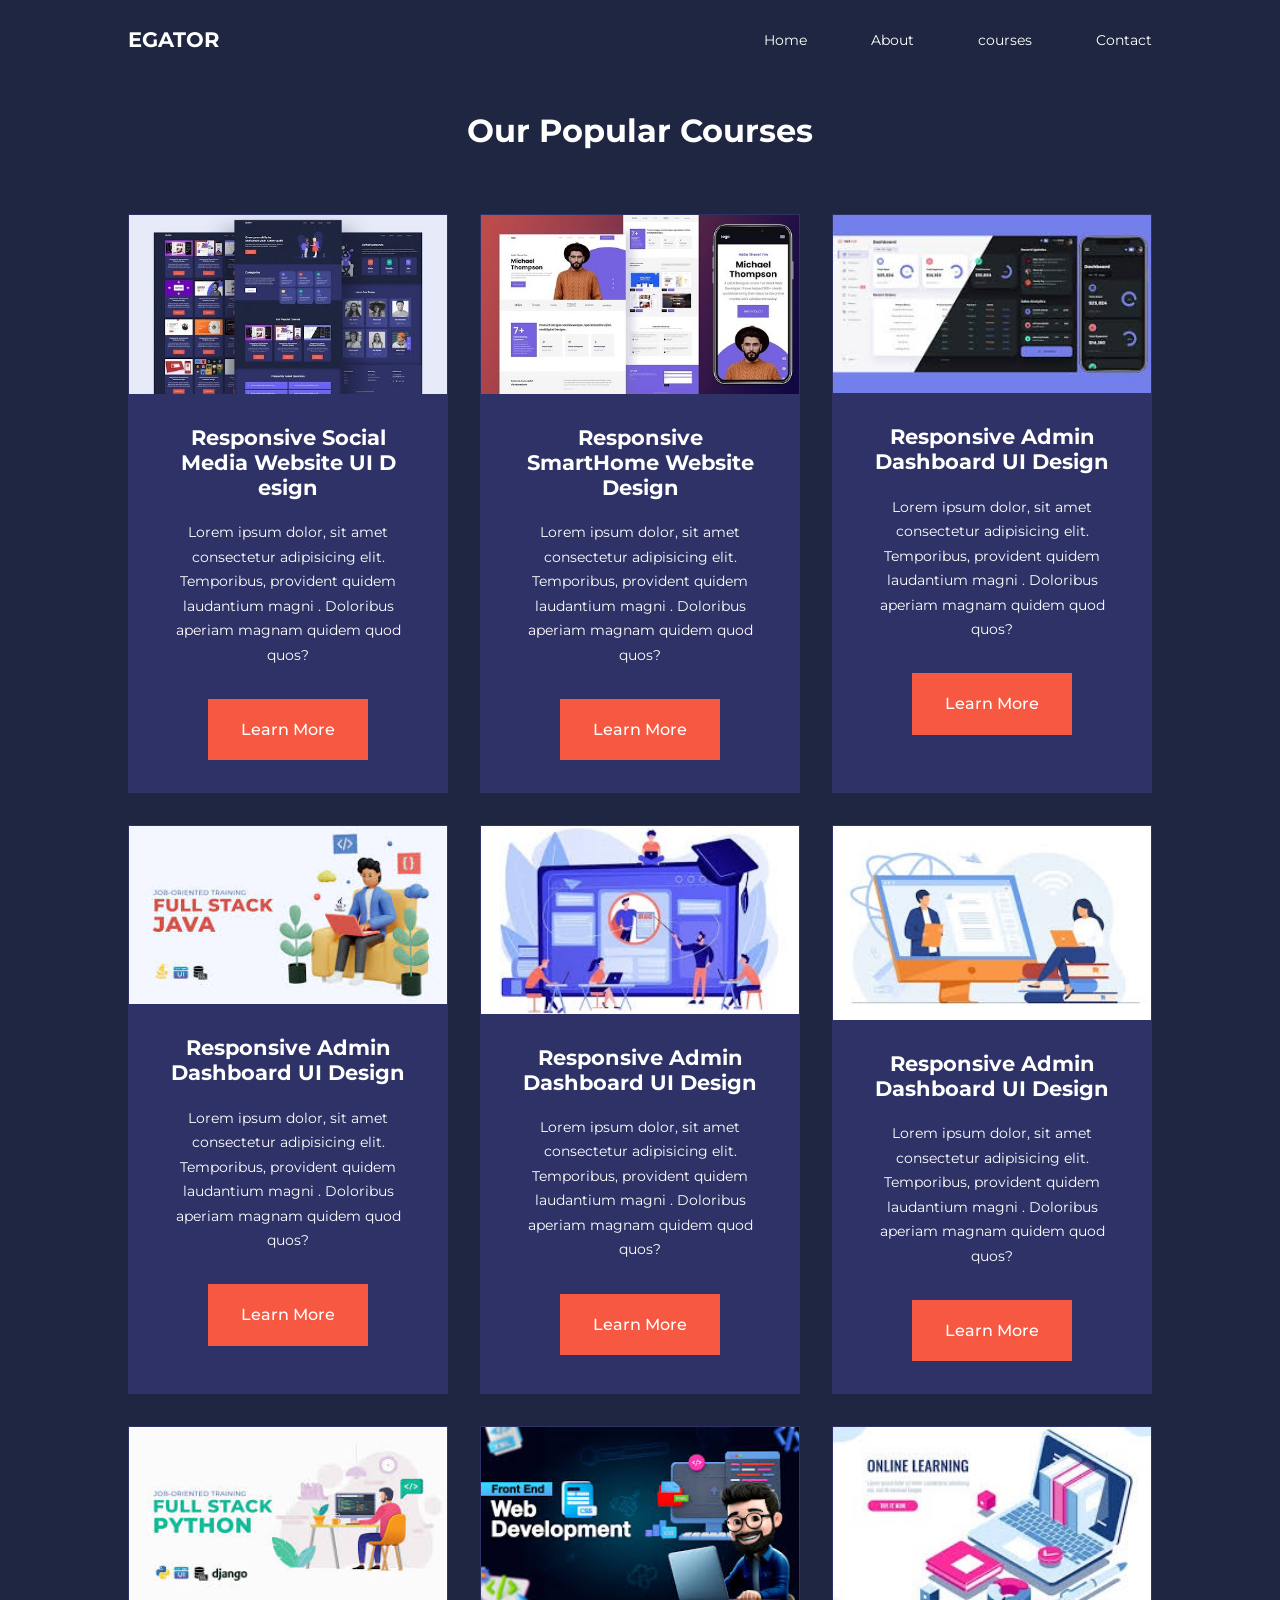
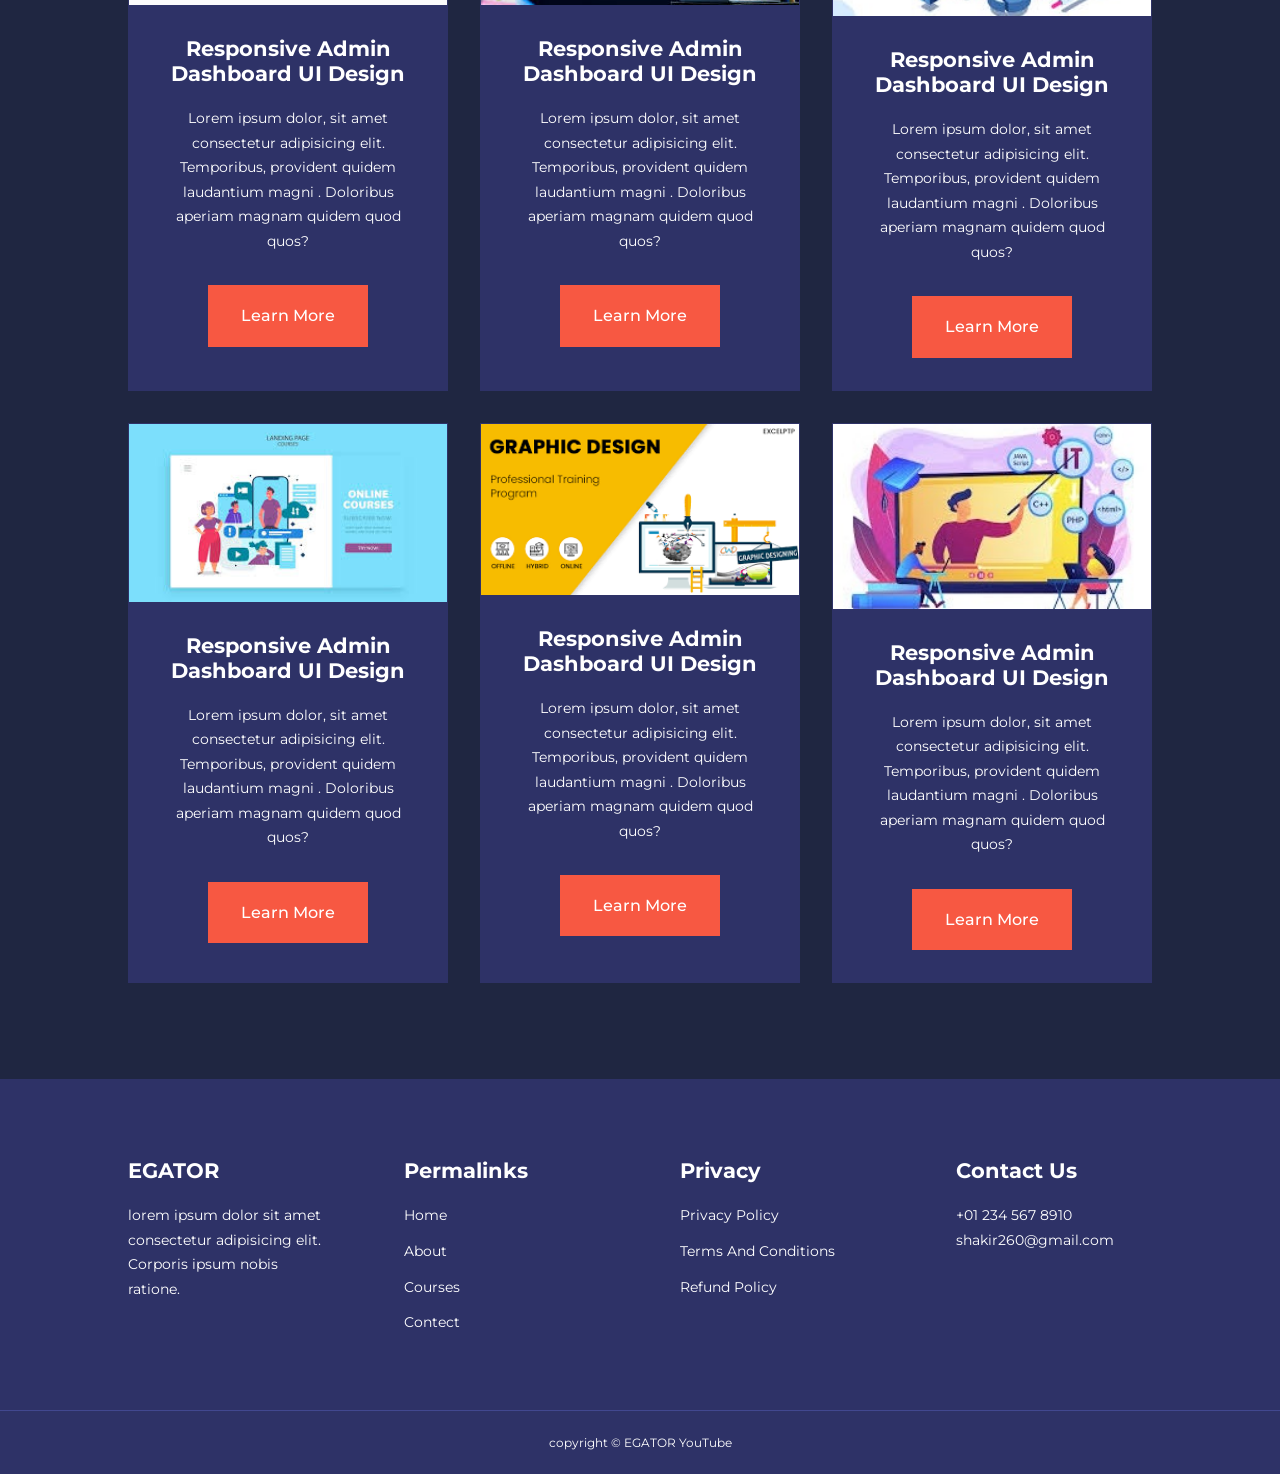
<file: courses.html>
<!DOCTYPE html>
<html lang="en">
<head>
    <meta charset="UTF-8">
    <meta http-equiv="X-UA-Compatible" content="IE=edge">
    <meta name="viewport" content="width=device-width,initial-scale=1.0">
    <title></title>
    <!-- ICONSCOUT CDN-->
    <link rel="stylesheet" href="https://unicons.iconscout.com/release/v4.0.8/css/line.css">
    

    <!--GOOGLE FONTS (MONTSERRAT)-->
    <link rel="preconnect" href="https://fonts.googleapis.com">
<link rel="preconnect" href="https://fonts.gstatic.com" crossorigin>
<link href="https://fonts.googleapis.com/css2?family=Montserrat:ital,wght@0,100..900;1,100..900&family=Open+Sans:ital,wght@0,300
..800;1,300..800&display=swap" rel="stylesheet">

<!--SWIPER Js-->
<link
  rel="stylesheet"
  href="https://cdn.jsdelivr.net/npm/swiper@11/swiper-bundle.min.css"
/>

<link rel="stylesheet" href="./css/style.css">
<style>
    .courses {
        margin-top: 1rem;
    }
</style>
</head>
<body>
    <!--Start navbar-->
    <nav>
        <div class="container nav_container">
            <a href="index.html"><h4>EGATOR</h4></a>
            <ul class="nav_menu">
                <li><a href="index.html">Home</a></li>
                <li><a href="about.html">About</a></li>
                <li><a href="courses.html">courses</a></li>
                <li><a href="contact.html">Contact</a></li>
            </ul>
            <button id="open-menu-btn"><i class="uil uil-bars"></i></button>
            <button id="close-menu-btn"><i class="uil uil-multiply"></i></button>
        </div>
    </nav>
    <!--End navbar-->

       <!--Start courses -->
       <section class="courses">
        <h2>Our Popular Courses</h2>
        <div class="container courses_container">
            <article class="course">
                <div class="course_image">
                    <img src="./images/course2.jpg">
                </div>
                <div class="course_info">
                    <h4>Responsive Social Media Website UI D esign</h4>
                    <p>
                        Lorem ipsum dolor, sit amet consectetur adipisicing elit. Temporibus, provident quidem laudantium magni
                        . Doloribus aperiam magnam quidem quod quos?
                    </p>
                    <a href="course.html" class="btn btn-primary">Learn More</a>
                </div>
            </article>

            <article class="course">
                <div class="course_image">
                    <img src="./images/course1.jpg">
                </div>
                <div class="course_info">
                    <h4>Responsive SmartHome Website Design</h4>
                    <p>
                        Lorem ipsum dolor, sit amet consectetur adipisicing elit. Temporibus, provident quidem laudantium magni
                        . Doloribus aperiam magnam quidem quod quos?
                    </p>
                    <a href="course.html" class="btn btn-primary">Learn More</a>
                </div>
            </article>

            <article class="course">
                <div class="course_image">
                    <img src="./images/course4.jfif">
                </div>
                <div class="course_info">
                    <h4>Responsive Admin Dashboard UI Design</h4>
                    <p>
                        Lorem ipsum dolor, sit amet consectetur adipisicing elit. Temporibus, provident quidem laudantium magni
                        . Doloribus aperiam magnam quidem quod quos?
                    </p>
                    <a href="course.html" class="btn btn-primary">Learn More</a>
                </div>
            </article>

            <article class="course">
                <div class="course_image">
                    <img src="./images/course5.jfif">
                </div>
                <div class="course_info">
                    <h4>Responsive Admin Dashboard UI Design</h4>
                    <p>
                        Lorem ipsum dolor, sit amet consectetur adipisicing elit. Temporibus, provident quidem laudantium magni
                        . Doloribus aperiam magnam quidem quod quos?
                    </p>
                    <a href="course.html" class="btn btn-primary">Learn More</a>
                </div>
            </article>

            <article class="course">
                <div class="course_image">
                    <img src="./images/course6.jfif">
                </div>
                <div class="course_info">
                    <h4>Responsive Admin Dashboard UI Design</h4>
                    <p>
                        Lorem ipsum dolor, sit amet consectetur adipisicing elit. Temporibus, provident quidem laudantium magni
                        . Doloribus aperiam magnam quidem quod quos?
                    </p>
                    <a href="course.html" class="btn btn-primary">Learn More</a>
                </div>
            </article>

            <article class="course">
                <div class="course_image">
                    <img src="./images/course7.jfif">
                </div>
                <div class="course_info">
                    <h4>Responsive Admin Dashboard UI Design</h4>
                    <p>
                        Lorem ipsum dolor, sit amet consectetur adipisicing elit. Temporibus, provident quidem laudantium magni
                        . Doloribus aperiam magnam quidem quod quos?
                    </p>
                    <a href="course.html" class="btn btn-primary">Learn More</a>
                </div>
            </article>

            <article class="course">
                <div class="course_image">
                    <img src="./images/course8.jfif">
                </div>
                <div class="course_info">
                    <h4>Responsive Admin Dashboard UI Design</h4>
                    <p>
                        Lorem ipsum dolor, sit amet consectetur adipisicing elit. Temporibus, provident quidem laudantium magni
                        . Doloribus aperiam magnam quidem quod quos?
                    </p>
                    <a href="course.html" class="btn btn-primary">Learn More</a>
                </div>
            </article>

            <article class="course">
                <div class="course_image">
                    <img src="./images/course9.jfif">
                </div>
                <div class="course_info">
                    <h4>Responsive Admin Dashboard UI Design</h4>
                    <p>
                        Lorem ipsum dolor, sit amet consectetur adipisicing elit. Temporibus, provident quidem laudantium magni
                        . Doloribus aperiam magnam quidem quod quos?
                    </p>
                    <a href="course.html" class="btn btn-primary">Learn More</a>
                </div>
            </article>

            <article class="course">
                <div class="course_image">
                    <img src="./images/course10.jfif">
                </div>
                <div class="course_info">
                    <h4>Responsive Admin Dashboard UI Design</h4>
                    <p>
                        Lorem ipsum dolor, sit amet consectetur adipisicing elit. Temporibus, provident quidem laudantium magni
                        . Doloribus aperiam magnam quidem quod quos?
                    </p>
                    <a href="course.html" class="btn btn-primary">Learn More</a>
                </div>
            </article>

            <article class="course">
                <div class="course_image">
                    <img src="./images/course11.jfif">
                </div>
                <div class="course_info">
                    <h4>Responsive Admin Dashboard UI Design</h4>
                    <p>
                        Lorem ipsum dolor, sit amet consectetur adipisicing elit. Temporibus, provident quidem laudantium magni
                        . Doloribus aperiam magnam quidem quod quos?
                    </p>
                    <a href="course.html" class="btn btn-primary">Learn More</a>
                </div>
            </article>

            <article class="course">
                <div class="course_image">
                    <img src="./images/course12.png">
                </div>
                <div class="course_info">
                    <h4>Responsive Admin Dashboard UI Design</h4>
                    <p>
                        Lorem ipsum dolor, sit amet consectetur adipisicing elit. Temporibus, provident quidem laudantium magni
                        . Doloribus aperiam magnam quidem quod quos?
                    </p>
                    <a href="course.html" class="btn btn-primary">Learn More</a>
                </div>
            </article>

            <article class="course">
                <div class="course_image">
                    <img src="./images/course13.jfif">
                </div>
                <div class="course_info">
                    <h4>Responsive Admin Dashboard UI Design</h4>
                    <p>
                        Lorem ipsum dolor, sit amet consectetur adipisicing elit. Temporibus, provident quidem laudantium magni
                        . Doloribus aperiam magnam quidem quod quos?
                    </p>
                    <a href="course.html" class="btn btn-primary">Learn More</a>
                </div>
            </article>
        </div>
    </section>

    <!--End courses-->






    <!--Start Footer-->
    <footer class="footer">
        <div class="container footer_container">
            <div class="footer_1">
                <a href="index.html" class="footer_logo"><h4>EGATOR</h4></a>
                <p>
                    lorem ipsum dolor sit amet consectetur adipisicing elit. Corporis ipsum nobis ratione.
                </p>
            </div>
            <div class="footer_2">
                <h4>Permalinks</h4>
                <ul class="permalinks">
                    <li><a href="index.html">Home</a></li>
                    <li><a href="about.html">About</a></li>
                    <li><a href="courses.html">Courses</a></li>
                    <li><a href="contact.html">Contect</a></li>
                </ul>
            </div>
            <div class="footer_3">
                <h4>Privacy</h4>
                <ul class="privacy">
                    <li><a href="#">Privacy Policy</a></li>
                    <li><a href="#">Terms And Conditions</a></li>
                    <li><a href="#">Refund Policy</a></li>
                </ul>
            </div>
            <div class="footer_4">
                <h4>Contact Us</h4>
                <div>
                    <p>+01 234 567 8910</p>
                    <p>shakir260@gmail.com </p>
                </div>
                <ul class="footer_socials">
                    <li>
                        <a href="#"><i class="uil uil-facebook-f"></i></a>
                    </li>
                    <li>
                        <a href="#"><i class="uil uil-instagram-alt"></i></a>
                    </li>
                    <li>
                        <a href="#"><i class="uil uil-twitter"></i></a>
                    </li>
                    <li>
                        <a href="#"><i class="uil uil-linkedin-alt"></i></a>
                    </li>
                </ul>
            </div>
        </div>
        <div class="footer_copyright">
            <small>copyright &copy; EGATOR YouTube</small>
        </div>
    </footer>
    <!--End footer-->
    

    <script src="https://cdn.jsdelivr.net/npm/swiper@11/swiper-bundle.min.js"></script>
    <script src="./main.js"></script>


</body> 
</html>
</file>
<file: css/style.css>
* {
    margin: 0;
    padding: 0;
    border: 0;
    outline: 0;
    text-decoration: none;
    list-style: none;
    box-sizing: border-box;
}

:root {
    --color-primary:#6c63ff;
    --color-siccess:#00bf8e;
    --color-warning:#f7c94b;
    --color-danger:#f75842;
    --color-danger-variant:rgba(247,88,66,0.4);
    --color-white:#fff;
    --color-light:rgba(255,255,255,0.7);
    --color-black:#000;
    --color-bg:#1f2641;
    --color-bg1:#2e3267;
    --color-bg2:#424890;

    --container-width-lg:80%;
    --container-width-md:90%;
    --container-width-sm:94%;

    --transition: all 400ms ease;
}

body{
    font-family: "Montserrat", sans-serif;
    line-height: 1.7;
    color: var(--color-white);
    background: var(--color-bg);
}

.container {
    width: var(--container-width-lg);
    margin: 0 auto;
}

section {
    padding: 6rem 0;
}

section h2 {
    text-align: center;
    margin-bottom: 4rem;
}

h1,h2,h3,h4,h5 {
    line-height: 1.2;
}

h1 {
    font-size: 2.4rem;
}

h2 {
    font-size: 2rem;
}

h3{
    font-size: 1.6rem;
}
h4 {
    font-size: 1.3rem;
}

a {
    color: var(--color-white);
}

img {
    width: 100%;
    display: block;
    object-fit: cover;
}

.btn {
    display:inline-block;
    background: var(--color-white);
    color: var(--color-black);
    padding: 1rem 2rem;
    border: 1px solid transparent;
    font-weight: 500;
    transition: var(--transition);
}

.btn:hover {
    background: transparent;
    color:var(--color-white);
    border-color: var(--color-white);
}

.btn-primary {
    background: var(--color-danger);
    color: var(--color-white);
}

/* NAVBAR */

nav {
    background: transparent;
    width: 100vw;
    height: 5rem;
    position: fixed;
    top: 0;
    z-index: 11;
}

/*change navbar styles on scroll using javascript*/
.window-scroll {
    background: var(--color-primary);
    box-shadow: 0 1rem 2rem rgba(0,0,0,0.2);
}

.nav_container {
    height: 100%;
    display: flex;
    justify-content: space-between;
    align-items: center;
}

nav button {
    display: none;
}

.nav_menu {
    display: flex;
    align-items: center;
    gap: 4rem;
}

.nav_menu a {
    font-size: 0.9rem;
    transition: var(--transition);
}

.nav_menu a:hover {
    color:var(--color-bg2)
}

/* Header */

header {
    position: relative;
    top: 5rem;
    overflow: hidden;
    height: 70vh;
    margin-bottom: 5rem;
}

.header_container {
    display: grid;
    grid-template-columns: 1fr 1fr;
    align-items: center;
    gap:5rem;
    height: 100%;
}

.header_left p {
    margin: 1rem 0 2.4rem;
}

/* Catgories*/

.categories {
    background: var(--color-bg1);
    height: 32rem;
}

.categories h1 {
    line-height: 1;
    margin-bottom: 3rem;
}

.categories_container {
    display: grid;
    grid-template-columns: 40% 60%;
}
.categories_left {
    margin-left: 4rem;
}
.categories_left p {
    margin: 1rem 0 3rem;
}
.categories_right {
    display: grid;
    grid-template-columns: repeat(3, 1fr);
    gap: 1.2rem;
}
.category {
    background: var(--color-bg2);
    padding: 2rem;
    border-radius: 2rem;
    transition: var(--transition);
}
.category:hover {
    box-shadow: 0 3rem 3rem rgba(0,0,0,0.3);
    z-index: 1;
}
.category:nth-child(2) .category_icon {
    background: var(--color-danger);
}
.category:nth-child(3) .category_icon {
    background: var(--color-siccess);
}
.category:nth-child(4) .category_icon {
    background: var(--color-warning);
}
.category:nth-child(5) .category_icon {
    background: var(--color-siccess);
}
.category_icon {
    background: var(--color-primary);
    padding: 0.7rem;
    border-radius: 0.9rem;
}
.category h5 {
    margin: 2rem 0 1rem;
}
.category p {
    font-size: 0.85rem;
}

/* POPULAR COURSES*/

.courses {
    margin-top: 10rem;
}

.courses_container {
    display: grid;
    grid-template-columns: repeat(3, 1fr);
    gap:2rem;
}
.course {
    background: var(--color-bg1);
    text-align: center;
    border: 1px solid transparent;
    transition: var(--transition);
}

.course:hover {
    background: transparent;
    border-color: var(--color-primary);
}

.course_info {
    padding: 2rem;
}
.course_info p {
    margin: 1.2rem 0 2rem;
    font-size: 0.9rem;
}

/*FAQS*/
.faqs {
    background: var(--color-bg1);
    box-shadow: inset 0 0 3rem rgba(0, 0,0,0.5);
}

.faqs_container {
    display: grid;
    grid-template-columns: 1fr 1fr;
    gap: 1rem;
}

.faq {
    padding: 2rem;
    display: flex;
    align-items: center;
    gap: 1.4rem;
    height: fit-content;
    background: var(--color-primary);
    cursor: pointer;
}

.faq h4 {
    font-size: 1rem;
    line-height: 2.2;
}

.faq_icon {
    align-self: flex-start;
    font-size: 1.2rem;
}

.faq p {
    margin-top: 0.8rem;
    display: none;
}

.faq.open p {
    display: block;
}


/* Start testimonial*/

.testmonials_container {
    overflow: hidden;
    position: relative;
    margin-bottom: 5rem;
}
.testmonial {
    padding-top: 2rem;
}
.avatar {
    width: 6rem;
    height: 6rem;
    border-radius: 50%;
    overflow: hidden;
    margin: 0 auto 1rem;
    border: 1rem solid var(--color-bg1);
}
.testmonials_info {
    text-align: center;
}
.testmonial_body {
    background: var(--color-primary);
    padding: 2rem;
    margin-top: 3rem;
    position: relative;
}
.testmonial_body::before {
    content: "";
    display: block;
    background: linear-gradient(135deg,
    transparent, 
    var(--color-primary),
    var(--color-primary)
    );
    width: 3rem;
    height: 3rem;
    position: absolute;
    left: 50%;
    top: -1.5rem;
    transform: translateX(-50%) rotate(45deg);

}

/*Start footer*/
footer{
    background: var(--color-bg1);
    padding-top: 5rem;
    font-size: 0.9rem;
}
.footer_container {
    display: grid;
    grid-template-columns: repeat(4, 1fr);
    gap:5rem;
}
.footer_container > div h4 {
    margin-bottom: 1.2rem;
}
.footer_1 p {
    margin: 0 0 2rem;
}
footer ul li {
    margin-bottom: 0.7rem;
}
footer ul li a:hover {
    text-decoration: underline;
}
.footer_socials {
    display: flex;
    gap: 1rem;
    font-size: 1.2rem;
    margin-top: 2rem;
}
.footer_copyright {
    text-align: center;
    margin-top: 4rem;
    padding: 1.2rem 0;
    border-top: 1px solid var(--color-bg2);
}

/*MEDIA QUERIES*/

@media screen and (max-width : 1024px) {
    .container{
    width: var(--container-width-md);
 }
 h1 {
    font-size: 2.2rem;
 }
 h2 {
    font-size: 1.7rem;
 }
 h3 {
    font-size: 1.4rem;
 }
 h4 {
    font-size: 1.2rem;
 }

 /*NAVBAR*/
 nav button {
    display: inline-block;
    background: transparent;
    font-size: 1.8rem;
    color: var(--color-white);
    cursor: pointer;
 }

 nav button#close-menu-btn {
    display: none;
 }

 .nav_menu {
    position: fixed;
    top: 5rem;
    right: 5%;
    height: fit-content;
    width: 18rem;
    flex-direction: column;
    gap: 0;
    display: none;
 }
 .nav_menu li {
    width: 100%;
    height: 5.8rem;
    animation: animateNavItems 400ms linear forwards;
    transform-origin: top right;
    opacity: 0;
 }

 .nav_menu li:nth-child(2) {
    animation-delay: 200ms;
 }
 
 .nav_menu li:nth-child(3) {
    animation-delay: 400ms;
 }

 .nav_menu li:nth-child(4) {
    animation-delay: 600ms;
 }
 @keyframes animateNavItems {
    0% {
        transform: rotateZ(-90deg) scale(0.1);
    }
    100% {
        transform: rotateZ(0) rotatex(0) scale(1);
        opacity: 1;
    }
 }
 .nav_menu li a {
    background: var(--color-primary);
    box-shadow: -4rem 6rem 10rem rgba(0,0,0,0.6);
    width: 100%;
    height: 100%;
    display: grid;
    place-items: center;
 }

 .nav_menu li a:hover {
    background: var(--color-bg2);
    color: var(--color-white);
 }

 /*Header*/
 header {
    height: 60vh;
    margin-bottom: 4rem;
 }

 .header_container {
    gap:0;
    padding-bottom: 3rem;
 }
 /*CATEGORIES*/
 .categories {
    height: auto;
 }
 .categories_container {
    grid-template-columns: 1fr;
    gap:3rem; 
 }
 .categories_left {
    margin-right: 0;
 }
 /*courses*/
 .courses {
    margin-top: 0;
 }
 .courses_container {
    grid-template-columns: 1fr 1fr;
 }

 /* FAQS*/
 .faqs_container {
    grid-template-columns: 1fr;
 }
 .faq {
    padding: 1.5rem;
 }
 /*FOOTER*/
 .footer_container{
    grid-template-columns: 1fr 1fr;
 }
}

/*MEDIA QUERIES PHONES*/

@media  screen and (max-width: 600px) {
    .container {
        width:var(--container-width-sm)
    }

    /*Navbar*/
  .nav_menu{
    right: 3%;
  }  

  header {
    height: 100vh;
  }

  .header_container {
    grid-template-columns: 1fr;
    text-align: center;
    margin-top: 0;
  }

  .header_left p {
    margin-bottom: 1.3rem;
  }

  /*Categories*/

  .categories_right {
    grid-template-columns: 1fr 1fr;
    gap: 0.7rem;
  }

  .category {
    padding: 1rem;
    border-radius: 1rem;
  }

  .category_icon {
    margin-top: 4px;
    display: inline-block;
  }

  /*Courses*/

  .courses_container {
    grid-template-columns: 1fr;
  }

  /* Testimonials*/
  .testmonial_body {
    padding: 1.2rem;
  }

  /*Footer*/

  .footer_container {
    grid-template-columns: 1fr;
    text-align: center;
    gap: 2rem;
  }

  .footer_1 p {
    margin: 1rem auto;
  }
  .footer_socials {
    justify-content: center;
  }
}
</file>
<file: css/about.css>
* {
    margin: 0;
    padding: 0;
    border: 0;
    outline: 0;
    text-decoration: none;
    list-style: none;
    box-sizing: border-box;
}

:root {
--color-primary:#6c63ff;
--color-siccess:#00bf8e;
--color-warning:#f7c94b;
--color-danger:#f75842;
--color-danger-variant:rgba(247,88,66,0.4);
--color-white:#fff;
--color-light:rgba(255,255,255,0.7);
--color-black:#000;
--color-bg:#1f2641;
--color-bg1:#2e3267;
--color-bg2:#424890;

--container-width-lg:80%;
--container-width-md:90%;
--container-width-sm:94%;

--transition: all 400ms ease;
}





/*Achievements*/

.about_achievements {
    margin-top: 3rem;
}

.about_achievements-container {
    display: grid;
    grid-template-columns: 40% 60%;
}

.about_achievements-right > p {
    margin: 1.6rem 0 2.5rem;
}

.achievements_cards {
    display: grid;
    grid-template-columns: repeat(3,1fr);
    gap: 1.5rem;
}

.achievement_card{
    background: var(--color-bg1);
    padding: 1rem;
    border-radius: 1rem;
    text-align: center;
    transition: var(--transition);
}

.achievement_card:hover{
    background: var(--color-bg2);
    box-shadow: 0 3rem 3rem rgb(0, 0, 0,0.3);
}

.achievement_icon {
    background: var(--color-danger);
    padding: 0.5rem 1rem;
    border-radius: 1rem;
    display: inline-block;
    margin-bottom: 2rem;
    font-size: 2rem;
}

.achievement_card:nth-child(2)
.achievement_icon {
    background: var(--color-siccess);
}
.achievement_card:nth-child(3)
.achievement_icon {
    background: var(--color-primary);
}

.achievement_card p {
    margin-top: 1rem;
}

/*Team*/

.team {
    background: var(--color-bg1);
    box-shadow: inset 0 0 3rem rgba(0,0,0,0.5);
}

.team_container {
    display: grid;
    grid-template-columns: repeat(4, 1fr);
    gap: 2rem;
}
.team_member {
    background: var(--color-bg2);
    padding: 2rem;
    border: 1px solid transparent;
    transition: var(--transition);
    position: relative;
    overflow: hidden;
}

.team_member:hover {
    background: transparent;
    border-color: var(--color-primary);
}

.team_member-image img {
    filter: saturate(0);
    height: 250px;
    object-fit: cover;
    object-position: top;
}
.team_member:hover img {
    filter: saturate(1);
}

.team_member-info *{
    text-align: center;
    margin-top: 1.4rem;
}

.team_member-info p{
    color: var(--color-light);
} 

.team_member-socials {
    position: absolute;
    top: 50%;
    transform: translateY(-50%);
    right: -100%;
    display: flex;
    flex-direction: column;
    background: var(--color-primary);
    border-radius: 1rem 0 0 1rem;
    box-shadow: -2rem 0 2rem rgba(0,0,0,0.3);
    transition: var(--transition);
}
.team_member:hover 
.team_member-socials{
    right: 0;
}
.team_member-socials a {
    padding: 1rem;
}


/*MEDIA QUERIES*/

@media screen and (max-width:1024px) {
    .about_achievements-container {
        grid-template-columns: 1fr;
        gap: 4rem;
    }

    .about_achievements-left {
        width: 50%;
        margin: 0 auto;
    }

    .team_container {
        grid-template-columns: repeat(3, 1fr);
        gap: 1.5rem;
    }
    .team_member {
        padding: 1rem;
    }
}

/*MEDIA QUERIES (tablets)*/

@media screen and (max-width:600px) {
    .achievements_cards {
        grid-template-columns: 1fr 1fr;
        gap: 0.7rem;
    }
    .team_container {
        grid-template-columns: 1fr 1fr;
        gap: 0.7rem;
    }
    .team_member {
        padding: 0;
    }
    .team_member p{
        margin-bottom: 1.5rem;
    }
}
</file>
<file: css/contact.css>
.contact_container {
    background: var(--color-bg1);
    padding: 4rem;
    display: grid;
    grid-template-columns: 40% 60%;
    gap:4rem;
    height: 30rem;
    margin: 7rem auto;
    border-radius: 1rem;
}
/*ASIDE*/

.contact_aside {
    background:var(--color-primary);
    padding: 3rem;
    border-radius: 1rem;
    position: relative;
    bottom: 10rem;
}

.aside_image {
    width: 12rem;
    margin-bottom: 2rem;
}

.contact_aside h2 {
    text-align: left;
    margin-bottom: 1rem;
}

.contact_aside p {
    font-size: 0.9rem;
    margin-bottom: 2rem;
}

.contact_details li {
    display: flex;
    gap: 1rem;
    align-items: center;
    margin-bottom: 1rem;
}
.contact_socials {
    display: flex;
    gap: 0.8rem;
    margin-top: 3rem;
}
.contact_socials a {
    background: var(--color-bg2);
    padding: 0.5rem;
    border-radius: 50%;
    font-size: 0.9rem;
    transition: var(--transition);
}
.contact_socials a:hover {
    background: transparent;
}


/*Start form*/

.contact_form {
    display: flex;
    flex-direction: column;
    gap: 1.2rem;
    margin-right: 4rem;
}
.form_name {
    display: flex;
    gap: 1.2rem;
}
.contact_form input[type="text"] {
    width: 50%;
}
input , textarea {
    width: 100%;
    padding: 1rem;
    background: var(--color-bg);
    color: var(--color-white);
}
.contact_form .btn {
    width: max-content;
    margin-top: 1rem;
    cursor: pointer;
}

/*MEDIA QUERIS*/

@media screen and (max-width :1024px) {
    .contact {
        padding-bottom: 0;
    }
    .contact_container {
        gap: 1.5rem;
        margin-top: 3rem;
        height: auto;
        padding: 1.5rem;
    }
    .contact_aside {
        width: auto;
        padding: 1.5rem;
        bottom: 0;
    }
    .contact_form {
        align-self: center;
        margin-right: 1.5rem;
    }
}

/*MEDIA TABLETS*/

@media screen and (max-width: 600px){
    .contact_container {
        grid-template-columns: 1fr;
        gap:3rem;
        margin-top: 0;
        padding: 0;
    }
    .contact_form {
        margin: 0 1.5rem 3rem;
    }
    .form_name {
        flex-direction: column;
    }
    .form_name input[type="text"] {
        width: 100%;
    }
}
</file>
